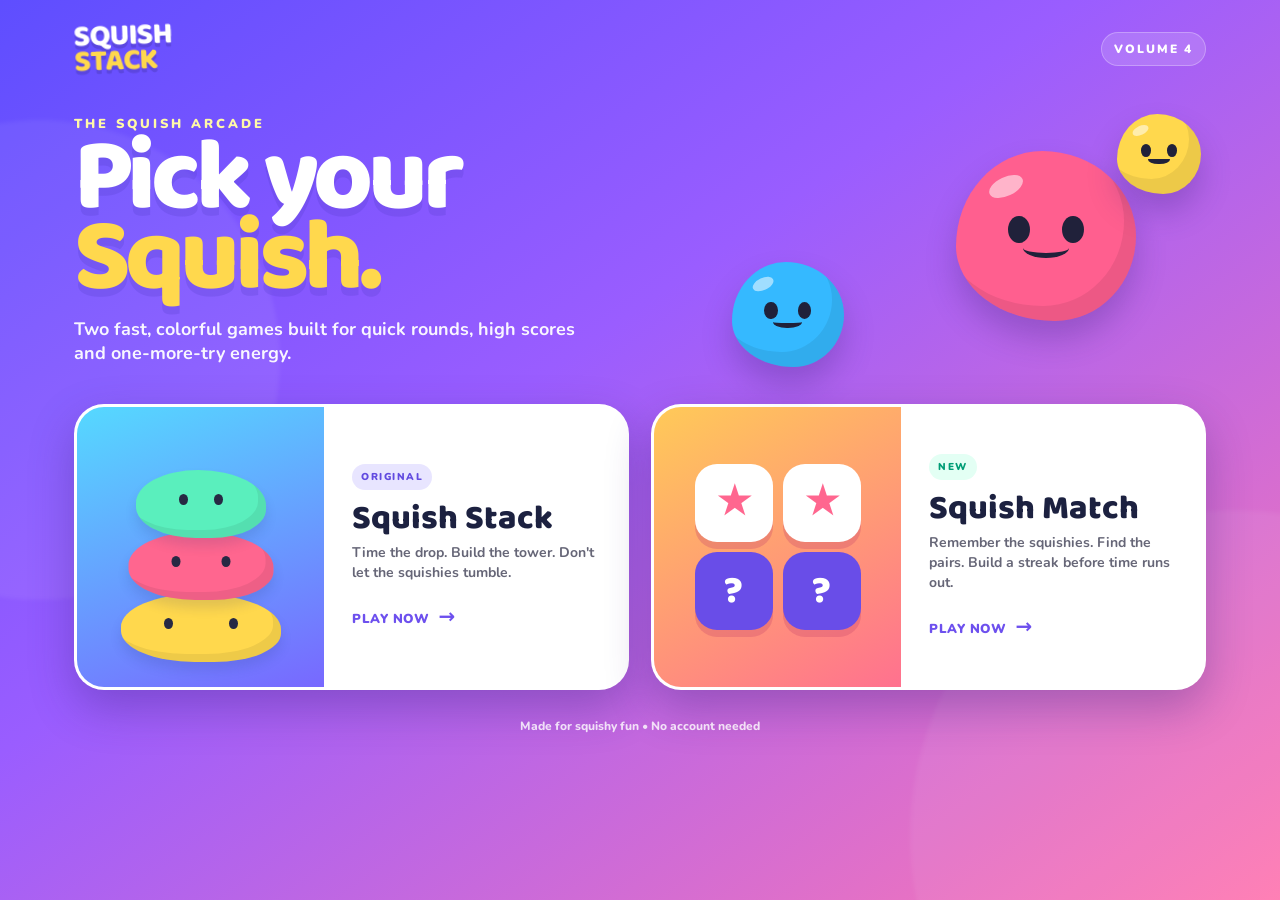
<file: index.html>
<!doctype html>
<html lang="en">
<head>
<meta charset="utf-8">
<meta name="viewport" content="width=device-width,initial-scale=1,viewport-fit=cover">
<title>Squish Stack | Pick a Game</title>
<meta name="description" content="Welcome to Squish Stack. Stack squishies or test your memory in Squish Match.">
<meta property="og:title" content="Squish Stack">
<meta property="og:description" content="Two squishy games. One colorful world.">
<meta property="og:image" content="assets/squish-stack-share.png">
<meta property="og:type" content="website">
<link rel="icon" href="assets/icon.svg">
<link rel="manifest" href="manifest.webmanifest">
<link rel="stylesheet" href="assets/style.css">
<meta name="apple-mobile-web-app-capable" content="yes"><meta name="apple-mobile-web-app-title" content="Squish Stack"></head>
<body class="home">
<div class="bg-bubbles" aria-hidden="true"></div>
<header class="topbar">
  <a class="brand" href="./"><span class="brand-squish">SQUISH</span><span class="brand-stack">STACK</span></a>
  <span class="volume">VOLUME 4</span>
</header>
<main class="home-main">
  <section class="hero">
    <div class="hero-copy">
      <div class="eyebrow">THE SQUISH ARCADE</div>
      <h1>Pick your<br><span>Squish.</span></h1>
      <p>Two fast, colorful games built for quick rounds, high scores and one-more-try energy.</p>
    </div>
    <div class="mascot-stage" aria-hidden="true">
      <div class="squish big pink"><i></i><b></b></div>
      <div class="squish med blue"><i></i><b></b></div>
      <div class="squish small yellow"><i></i><b></b></div>
    </div>
  </section>

  <section class="game-grid" aria-label="Choose a game">
    <a class="game-card stack-card" href="games/stack/">
      <div class="card-art stack-art">
        <div class="mini-squish a"></div><div class="mini-squish b"></div><div class="mini-squish c"></div>
      </div>
      <div class="card-copy">
        <span class="pill">ORIGINAL</span>
        <h2>Squish Stack</h2>
        <p>Time the drop. Build the tower. Don't let the squishies tumble.</p>
        <span class="play">PLAY NOW <strong>→</strong></span>
      </div>
    </a>

    <a class="game-card match-card" href="games/match/">
      <div class="card-art match-art">
        <div class="match-tile">★</div><div class="match-tile">★</div>
        <div class="match-tile ghost">?</div><div class="match-tile ghost">?</div>
      </div>
      <div class="card-copy">
        <span class="pill new">NEW</span>
        <h2>Squish Match</h2>
        <p>Remember the squishies. Find the pairs. Build a streak before time runs out.</p>
        <span class="play">PLAY NOW <strong>→</strong></span>
      </div>
    </a>
  </section>
  <p class="footer-note">Made for squishy fun • No account needed</p>
</main>
<script src="assets/home.js"></script>
<script>if('serviceWorker'in navigator)addEventListener('load',()=>navigator.serviceWorker.register('./sw.js?v=4.3',{scope:'./'}).then(r=>r.update()).catch(()=>{}));</script></body>
</html>
</file>
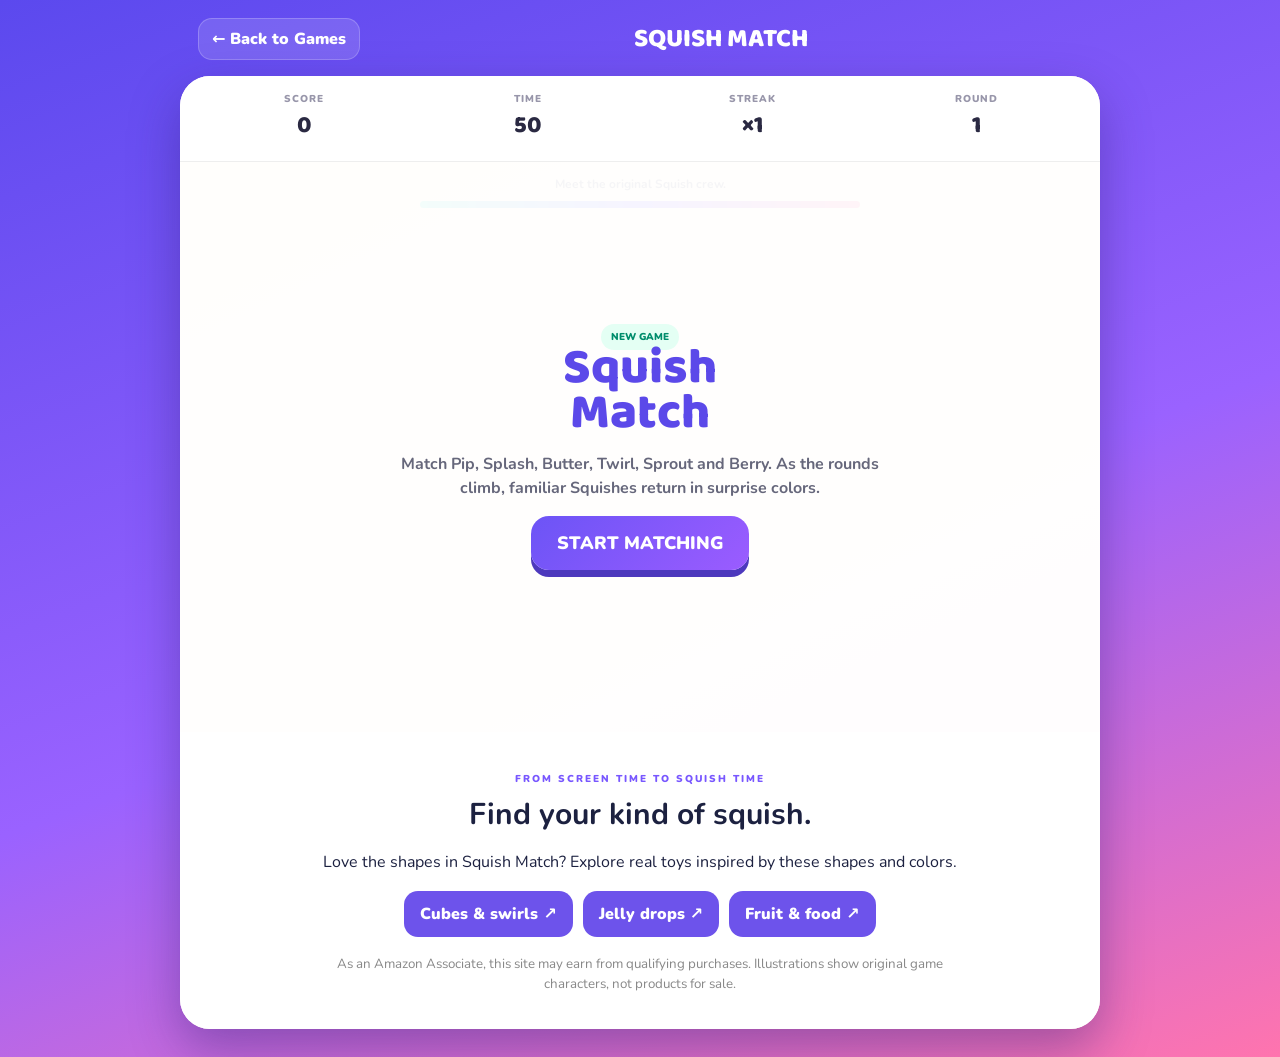
<file: games/match/index.html>
<!doctype html><html lang="en"><head><meta charset="utf-8"><meta name="viewport" content="width=device-width,initial-scale=1,viewport-fit=cover"><title>Squish Match | Squish Stack</title><link rel="stylesheet" href="../../assets/style.css"><link rel="stylesheet" href="match.css"></head><body class="game-page"><header class="game-head"><a class="back" href="../../index.html">← Back to Games</a><div class="game-title">SQUISH MATCH</div><span></span></header><main class="game-shell"><div class="hud"><div class="stat"><small>SCORE</small><strong id="score">0</strong></div><div class="stat"><small>TIME</small><strong id="time">50</strong></div><div class="stat"><small>STREAK</small><strong id="streak">×1</strong></div><div class="stat"><small>ROUND</small><strong id="level">1</strong></div></div><div class="game-area match-area"><div class="status"><b id="message">Meet the original Squish crew.</b><div class="bar"><i id="bar"></i></div></div><div class="board" id="board"></div><div class="overlay" id="start"><div class="panel"><span class="badge">NEW GAME</span><h1>Squish<br>Match</h1><p>Match Pip, Splash, Butter, Twirl, Sprout and Berry. As the rounds climb, familiar Squishes return in surprise colors.</p><button class="primary" id="startBtn">START MATCHING</button></div></div><div class="overlay hidden" id="over"><div class="panel"><h1>Time!</h1><p id="final"></p><button class="primary" id="again">PLAY AGAIN</button></div></div></div><section class="shop"><span>FROM SCREEN TIME TO SQUISH TIME</span><h2>Find your kind of squish.</h2><p>Love the shapes in Squish Match? Explore real toys inspired by these shapes and colors.</p><div class="shoplinks"><a href="https://www.amazon.com/s?k=squishy+cube+toys&tag=trumpgear2828-20" target="_blank" rel="nofollow sponsored noopener">Cubes & swirls ↗</a><a href="https://www.amazon.com/s?k=jelly+drop+squishy+toys&tag=trumpgear2828-20" target="_blank" rel="nofollow sponsored noopener">Jelly drops ↗</a><a href="https://www.amazon.com/s?k=fruit+food+squishy+toys&tag=trumpgear2828-20" target="_blank" rel="nofollow sponsored noopener">Fruit & food ↗</a></div><small>As an Amazon Associate, this site may earn from qualifying purchases. Illustrations show original game characters, not products for sale.</small></section></main><script src="match.js"></script></body></html>
</file>
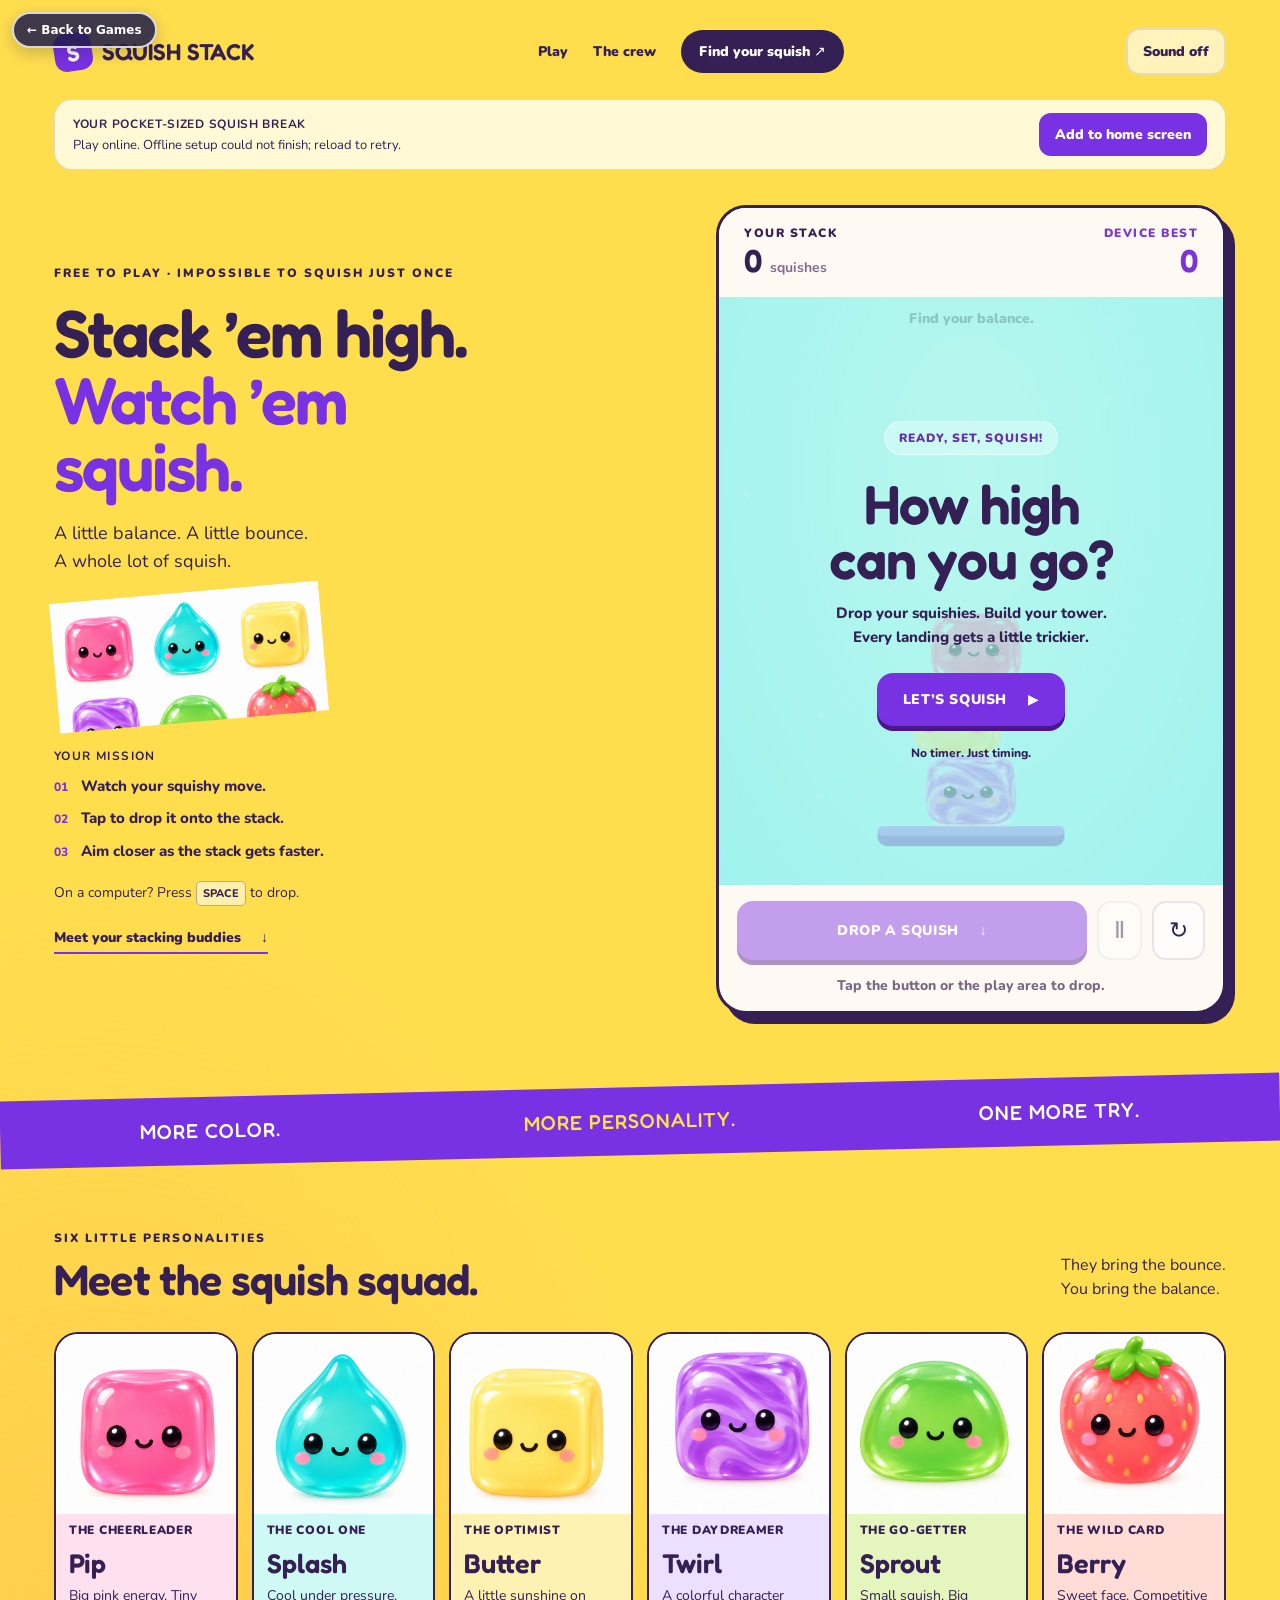
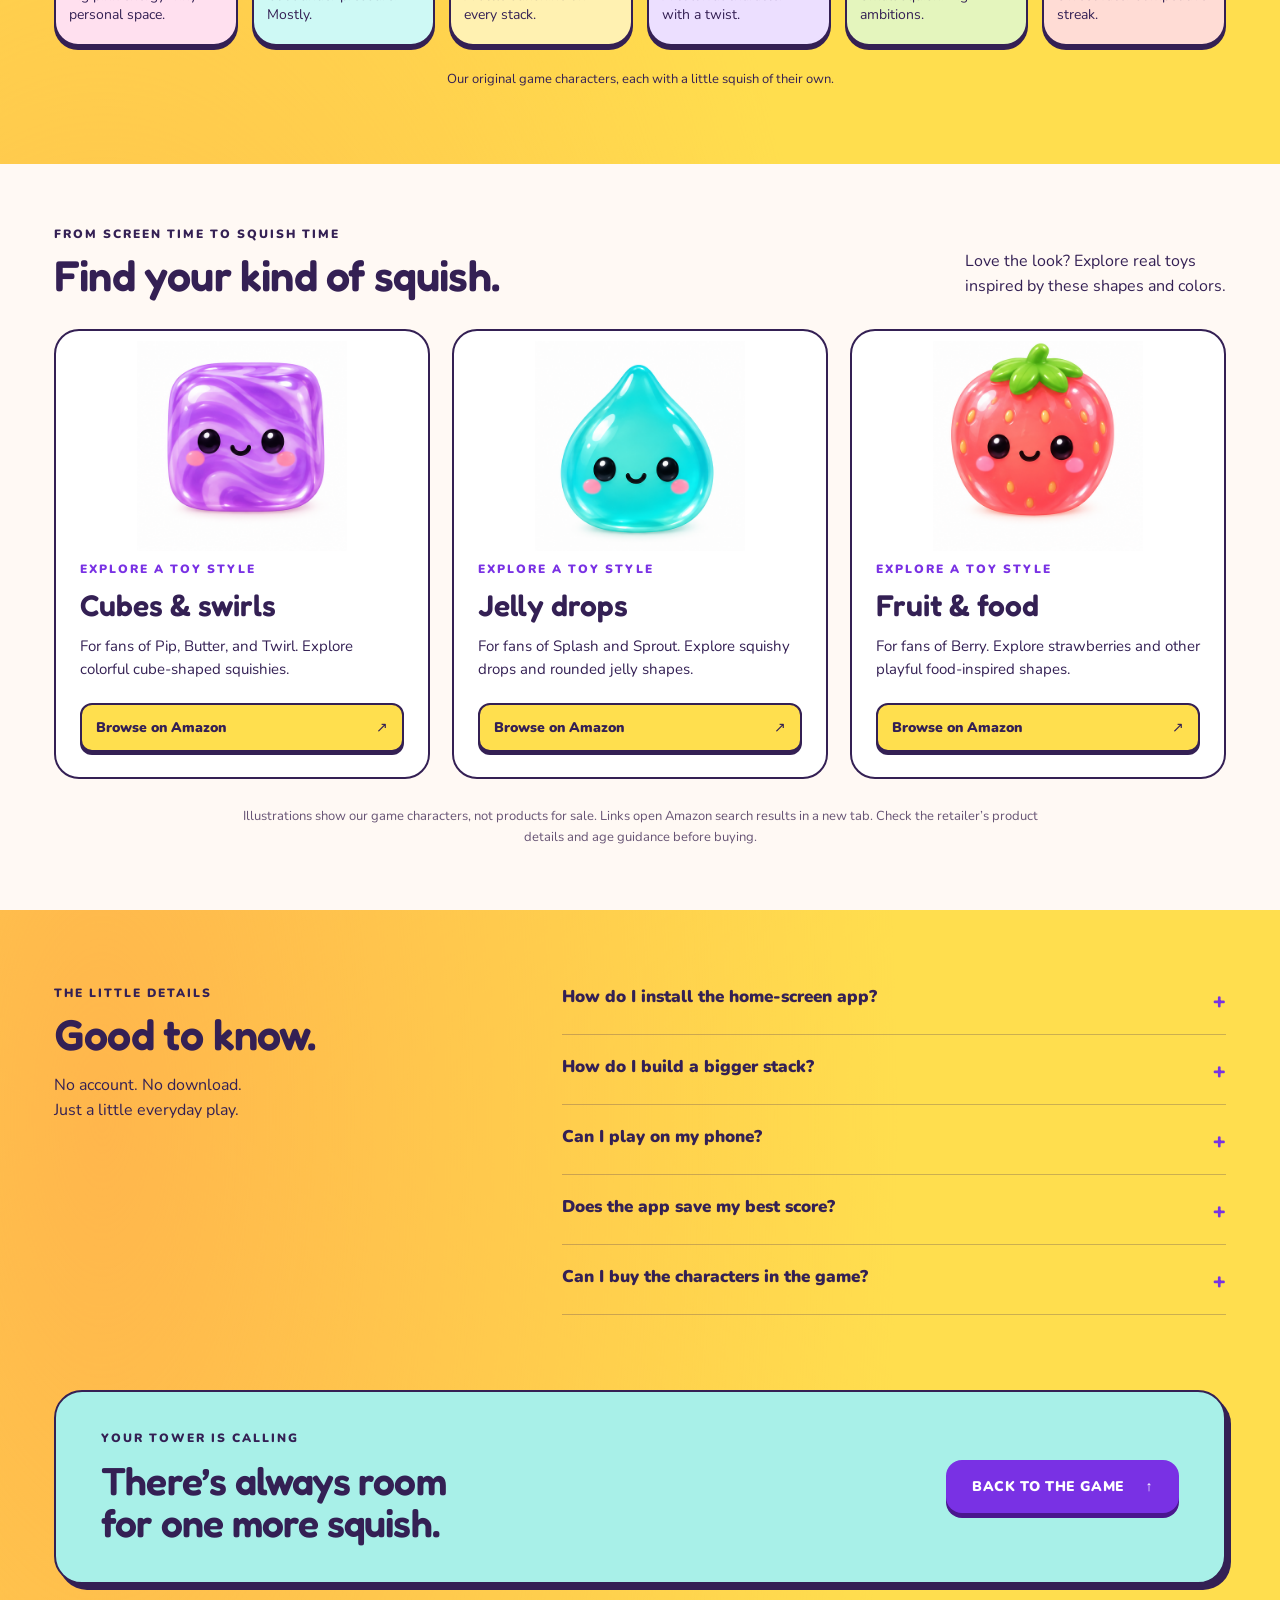
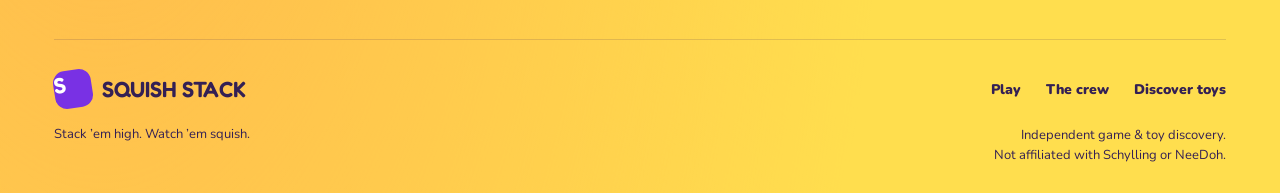
<file: games/stack/index.html>
<!doctype html><html lang="en"><head><meta charset="utf-8"><meta name="viewport" content="width=device-width,initial-scale=1,viewport-fit=cover"><meta name="theme-color" content="#742bea"><meta name="description" content="Stack colorful squishy characters as high as you can. Play for free, meet the squishy crew, and discover colorful toy styles."><title>Squish Stack | Play, Squish & Discover</title><link rel="icon" href="data:image/svg+xml,%3Csvg xmlns='http://www.w3.org/2000/svg' viewBox='0 0 32 32'%3E%3Crect x='4' y='16' width='24' height='12' rx='5' fill='%23ff5fba'/%3E%3Crect x='8' y='3' width='19' height='12' rx='5' fill='%2343ebcb'/%3E%3C/svg%3E"><link rel="stylesheet" href="style.css"><!-- Social sharing: configured for https://www.squishstack.com/ -->
<link rel="canonical" href="https://www.squishstack.com/">
<meta property="og:type" content="website">
<meta property="og:site_name" content="Squish Stack">
<meta property="og:title" content="Squish Stack | Stack ’em high. Watch ’em squish.">
<meta property="og:description" content="Play free! Stack colorful squishy characters, test your timing, and see how high you can go.">
<meta property="og:url" content="https://www.squishstack.com/">
<meta property="og:image" content="https://www.squishstack.com/squish-stack-share-v2.png">
<meta property="og:image:secure_url" content="https://www.squishstack.com/squish-stack-share-v2.png">
<meta property="og:image:type" content="image/png">
<meta property="og:image:width" content="1734">
<meta property="og:image:height" content="907">
<meta property="og:image:alt" content="Squish Stack: colorful smiling jelly characters stacked beside the words Stack ’em high. Watch ’em squish. Play free.">
<meta name="twitter:card" content="summary_large_image">
<meta name="twitter:title" content="Squish Stack | Play Free">
<meta name="twitter:description" content="Stack ’em high. Watch ’em squish. How high can your squishies go?">
<meta name="twitter:image" content="https://www.squishstack.com/squish-stack-share-v2.png">
<meta name="twitter:image:alt" content="Squish Stack game poster featuring colorful smiling squishy characters and a Play Free invitation.">
<link rel="manifest" href="manifest.webmanifest">
<link rel="apple-touch-icon" href="icons/apple-touch-icon.png">
<meta name="apple-mobile-web-app-capable" content="yes">
<meta name="apple-mobile-web-app-title" content="Squish Stack">
<meta name="apple-mobile-web-app-status-bar-style" content="default">
</head><body><a href="../../index.html" id="arcadeBack">← Back to Games</a><style>#arcadeBack{position:fixed;top:max(12px,env(safe-area-inset-top));left:max(12px,env(safe-area-inset-left));z-index:99999;padding:9px 13px;border:2px solid #ffffffcc;border-radius:999px;background:#211e48dc;color:#fff;text-decoration:none;font:800 12px system-ui,-apple-system,"Segoe UI",sans-serif;box-shadow:0 5px 16px #14103738}</style><a class="skip" href="#play">Skip to game</a><main><header><a class="brand" href="./" aria-label="Squish Stack home"><span class="mark">S</span> SQUISH STACK</a><nav aria-label="Main navigation"><a href="#play">Play</a><a href="#crew">The crew</a><a href="#discover">Find your squish <span aria-hidden="true">↗</span></a></nav><button id="sound" class="icon" aria-label="Turn sound on" aria-pressed="false">Sound off</button></header><div class="app-bar"><div><strong>YOUR POCKET-SIZED SQUISH BREAK</strong><span id="app-status" role="status">Getting ready for offline play…</span></div><button class="install-button" id="install-app">Add to home screen</button></div><div id="update-bar" class="update-bar" hidden><span>A fresh version is ready. Updating restarts the current round.</span><button id="apply-update">Update now</button></div><div class="layout" id="play"><section class="intro"><div class="eyebrow">FREE TO PLAY · IMPOSSIBLE TO SQUISH JUST ONCE</div><h1>Stack ’em high.<br><span>Watch ’em<br>squish.</span></h1><p>A little balance. A little bounce.<br>A whole lot of squish.</p><div class="characters" aria-hidden="true"><img data-squish-art="true" alt=""></div><div class="how"><b>YOUR MISSION</b><p><span>01</span> Watch your squishy move.</p><p><span>02</span> Tap to drop it onto the stack.</p><p><span>03</span> Aim closer as the stack gets faster.</p></div><div class="keyboard">On a computer? Press <kbd>SPACE</kbd> to drop.</div><a class="intro-link" href="#crew">Meet your stacking buddies <span aria-hidden="true">↓</span></a></section><section class="arcade" aria-label="Squish Stack game"><div class="scorebar"><div><span>YOUR STACK</span><strong id="score">0 <small>squishes</small></strong></div><div class="best"><span>DEVICE BEST</span><strong id="best">0</strong></div></div><div class="stage"><canvas id="game" width="480" height="560" role="img" aria-label="Squishy stacking play area"></canvas><div id="notice" class="notice" aria-live="polite">Find your balance.</div><div id="overlay" class="overlay"><div class="bubble">READY, SET, SQUISH!</div><h2>How high<br>can you go?</h2><p>Drop your squishies. Build your tower.<br>Every landing gets a little trickier.</p><button id="start" class="primary">LET’S SQUISH <span>▶</span></button><small>No timer. Just timing.</small></div><div class="paused" id="paused" hidden>Taking a squish break.<br><button id="resume" class="primary">Keep playing</button></div></div><div class="controls"><button class="primary" id="drop" disabled>DROP A SQUISH <span>↓</span></button><button id="pause" class="icon" aria-label="Pause game" disabled>Ⅱ</button><button id="restart" class="icon" aria-label="Restart game">↻</button></div><p class="hint" id="hint">Tap the button or the play area to drop.</p></section></div><div class="ribbon" aria-hidden="true"><span>MORE COLOR.</span><span>MORE PERSONALITY.</span><span>ONE MORE TRY.</span></div>
<section class="crew-section" id="crew" aria-labelledby="crew-title"><div class="section-heading"><div><span class="eyebrow">SIX LITTLE PERSONALITIES</span><h2 id="crew-title">Meet the squish squad.</h2></div><p>They bring the bounce.<br>You bring the balance.</p></div><div class="crew-grid"><article class="crew-card" style="--tint:#ffe0ef"><div class="portrait" role="img" aria-label="Pip, original squishy game character"><img data-squish-art="true" loading="lazy" alt="" style="left:-0%;top:-0%"></div><div class="crew-copy"><span>THE CHEERLEADER</span><h3>Pip</h3><p>Big pink energy. Tiny personal space.</p></div></article><article class="crew-card" style="--tint:#cef9f5"><div class="portrait" role="img" aria-label="Splash, original squishy game character"><img data-squish-art="true" loading="lazy" alt="" style="left:-100%;top:-0%"></div><div class="crew-copy"><span>THE COOL ONE</span><h3>Splash</h3><p>Cool under pressure. Mostly.</p></div></article><article class="crew-card" style="--tint:#fff1b1"><div class="portrait" role="img" aria-label="Butter, original squishy game character"><img data-squish-art="true" loading="lazy" alt="" style="left:-200%;top:-0%"></div><div class="crew-copy"><span>THE OPTIMIST</span><h3>Butter</h3><p>A little sunshine on every stack.</p></div></article><article class="crew-card" style="--tint:#ecdfff"><div class="portrait" role="img" aria-label="Twirl, original squishy game character"><img data-squish-art="true" loading="lazy" alt="" style="left:-0%;top:-100%"></div><div class="crew-copy"><span>THE DAYDREAMER</span><h3>Twirl</h3><p>A colorful character with a twist.</p></div></article><article class="crew-card" style="--tint:#e4f5bd"><div class="portrait" role="img" aria-label="Sprout, original squishy game character"><img data-squish-art="true" loading="lazy" alt="" style="left:-100%;top:-100%"></div><div class="crew-copy"><span>THE GO-GETTER</span><h3>Sprout</h3><p>Small squish. Big ambitions.</p></div></article><article class="crew-card" style="--tint:#ffdcd5"><div class="portrait" role="img" aria-label="Berry, original squishy game character"><img data-squish-art="true" loading="lazy" alt="" style="left:-200%;top:-100%"></div><div class="crew-copy"><span>THE WILD CARD</span><h3>Berry</h3><p>Sweet face. Competitive streak.</p></div></article></div><p class="section-note">Our original game characters, each with a little squish of their own.</p></section>
<section class="discover-section" id="discover" aria-labelledby="discover-title"><div class="section-heading"><div><span class="eyebrow">FROM SCREEN TIME TO SQUISH TIME</span><h2 id="discover-title">Find your kind of squish.</h2></div><p>Love the look? Explore real toys<br>inspired by these shapes and colors.</p></div><p id="offline-shopping" hidden>Shopping needs an internet connection. Your game is still ready to play.</p><div class="shop-grid"><article class="shop-card"><div class="portrait" role="img" aria-label="Cubes & swirls game illustration"><img data-squish-art="true" loading="lazy" alt="" style="left:-0%;top:-100%"></div><div class="shop-copy"><span class="eyebrow">EXPLORE A TOY STYLE</span><h3>Cubes & swirls</h3><p>For fans of Pip, Butter, and Twirl. Explore colorful cube-shaped squishies.</p><a class="shop-link" href="https://www.amazon.com/s?k=squishy+cube+toys" target="_blank" rel="noopener noreferrer" aria-label="Browse Cubes & swirls on Amazon, opens in a new tab">Browse on Amazon <span aria-hidden="true">↗</span></a></div></article><article class="shop-card"><div class="portrait" role="img" aria-label="Jelly drops game illustration"><img data-squish-art="true" loading="lazy" alt="" style="left:-100%;top:-0%"></div><div class="shop-copy"><span class="eyebrow">EXPLORE A TOY STYLE</span><h3>Jelly drops</h3><p>For fans of Splash and Sprout. Explore squishy drops and rounded jelly shapes.</p><a class="shop-link" href="https://www.amazon.com/s?k=jelly+drop+squishy+toys" target="_blank" rel="noopener noreferrer" aria-label="Browse Jelly drops on Amazon, opens in a new tab">Browse on Amazon <span aria-hidden="true">↗</span></a></div></article><article class="shop-card"><div class="portrait" role="img" aria-label="Fruit & food game illustration"><img data-squish-art="true" loading="lazy" alt="" style="left:-200%;top:-100%"></div><div class="shop-copy"><span class="eyebrow">EXPLORE A TOY STYLE</span><h3>Fruit & food</h3><p>For fans of Berry. Explore strawberries and other playful food-inspired shapes.</p><a class="shop-link" href="https://www.amazon.com/s?k=fruit+food+squishy+toys" target="_blank" rel="noopener noreferrer" aria-label="Browse Fruit & food on Amazon, opens in a new tab">Browse on Amazon <span aria-hidden="true">↗</span></a></div></article></div><p class="shopping-note">Illustrations show our game characters, not products for sale. Links open Amazon search results in a new tab. Check the retailer’s product details and age guidance before buying.</p></section>
<section class="faq-section" aria-labelledby="faq-title"><div><span class="eyebrow">THE LITTLE DETAILS</span><h2 id="faq-title">Good to know.</h2><p>No account. No download.<br>Just a little everyday play.</p></div><div class="faqs"><details><summary>How do I install the home-screen app?</summary><p>Use Add to home screen above the game for instructions. Open the app online and wait for “Ready for offline play” before going offline. Your browser can remove cached files when storage is low, so reconnect if offline play stops working.</p></details><details><summary>How do I build a bigger stack?</summary><p>Wait until your moving character is centered over the platform or the squishy below it, then tap Drop a Squish. Each new character starts away from your target. As your score grows, characters move faster and landings need to be more precise.</p></details><details><summary>Can I play on my phone?</summary><p>Yes. Tap the drop button or the play area. On a computer, you can also use the spacebar. Use the pause button for a break and the circular arrow for a fresh round.</p></details><details><summary>Does the app save my best score?</summary><p>Your best score and sound preference are saved on this device when browser storage is available. They stay after closing the app, but clearing site data removes them. Scores do not sync between devices or browsers.</p></details><details><summary>Can I buy the characters in the game?</summary><p>Pip, Splash, Butter, Twirl, Sprout, and Berry are original digital characters. The shopping links help you explore similar toy styles, but those products are not exact copies of our characters. Squish Stack is independent and is not affiliated with Schylling or NeeDoh.</p></details></div></section>
<section class="replay-banner"><div><span class="eyebrow">YOUR TOWER IS CALLING</span><h2>There’s always room<br>for one more squish.</h2></div><a class="primary" href="#play">BACK TO THE GAME <span aria-hidden="true">↑</span></a></section>
<footer><div><a class="brand" href="#play"><span class="mark">S</span> SQUISH STACK</a><p>Stack ’em high. Watch ’em squish.</p></div><div class="footer-right"><nav aria-label="Footer navigation"><a href="#play">Play</a><a href="#crew">The crew</a><a href="#discover">Discover toys</a></nav><p>Independent game & toy discovery.<br>Not affiliated with Schylling or NeeDoh.</p></div></footer></main><dialog id="install-guide" aria-labelledby="install-title"><button class="dialog-close" id="close-install" aria-label="Close installation guide">×</button><img src="icons/icon-192.png" width="76" height="76" alt="Squish Stack app icon"><h2 id="install-title">A little squish.<br>Always with you.</h2><p>Put Squish Stack on your home screen. Open it online once and wait for “Ready for offline play.”</p><div id="install-steps"><h3>iPhone or iPad</h3><p>Open this page in Safari. Tap Share, then Add to Home Screen. Turn on Open as Web App if shown, then tap Add.</p><h3>Android</h3><p>Open this page in Chrome. Use its menu and choose Install app or Add to Home screen, then follow the prompts.</p><h3>On a computer</h3><p>Look for the install option in Chrome or Edge’s address bar or menu.</p></div><p class="install-note">No account needed. Scores stay on this device. Shopping links need internet.</p><button id="native-install" class="primary" hidden>INSTALL SQUISH STACK</button></dialog><script src="game.js"></script><script src="app.js"></script></body></html>
</file>
<file: assets/style.css>
@import url('https://fonts.googleapis.com/css2?family=Baloo+2:wght@600;700;800&family=Nunito:wght@600;700;800;900&display=swap');
:root{--ink:#1c2140;--cream:#fffaf0;--pink:#ff5f8f;--purple:#7857ff;--blue:#35b9ff;--yellow:#ffd84d;--mint:#48dfbd;--red:#ff5c5c}
*{box-sizing:border-box}html,body{margin:0;min-height:100%;font-family:Nunito,system-ui,sans-serif;color:var(--ink)}
body{background:linear-gradient(145deg,#5e4eff 0%,#9a5dff 42%,#ff78b1 100%);overflow-x:hidden}
button,a{-webkit-tap-highlight-color:transparent}.topbar{max-width:1180px;margin:auto;padding:24px 24px 0;display:flex;align-items:center;justify-content:space-between;position:relative;z-index:3}
.brand{text-decoration:none;line-height:.8;display:flex;flex-direction:column;transform:rotate(-2deg);filter:drop-shadow(0 4px 0 rgba(29,20,85,.18))}
.brand span{font:800 30px/25px "Baloo 2",sans-serif;letter-spacing:-1px}.brand-squish{color:#fff}.brand-stack{color:var(--yellow)}
.volume{font-size:12px;font-weight:900;letter-spacing:2px;color:white;background:#ffffff25;border:1px solid #ffffff45;padding:8px 12px;border-radius:99px}
.home-main{max-width:1180px;margin:auto;padding:20px 24px 40px;position:relative;z-index:2}.hero{display:grid;grid-template-columns:1.1fr .9fr;align-items:center;min-height:310px}
.eyebrow{font-size:13px;font-weight:900;letter-spacing:3px;color:#fff9a8;margin-bottom:7px}.hero h1{font:800 clamp(58px,8vw,104px)/.78 "Baloo 2";letter-spacing:-5px;color:white;margin:0;text-shadow:0 8px 0 #4936bd33}.hero h1 span{color:var(--yellow)}
.hero p{color:#fff;max-width:530px;font-size:18px;font-weight:700;opacity:.94}.mascot-stage{height:280px;position:relative}.squish{position:absolute;border-radius:48% 52% 45% 55%/56% 50% 50% 44%;box-shadow:inset -12px -15px 0 #00000012,0 18px 30px #3b207544;animation:float 3s ease-in-out infinite}
.squish:before,.squish:after{content:"";position:absolute;width:12%;height:16%;background:#20213a;border-radius:50%;top:38%}.squish:before{left:29%}.squish:after{right:29%}.squish i{position:absolute;width:26%;height:12%;border-bottom:5px solid #20213a;border-radius:50%;left:37%;top:51%}.squish b{position:absolute;width:20%;height:11%;border-radius:50%;background:#fff8;left:18%;top:15%;transform:rotate(-25deg)}
.squish.big{width:180px;height:170px;right:70px;top:42px}.squish.med{width:112px;height:105px;left:35px;bottom:22px;animation-delay:-1s}.squish.small{width:84px;height:80px;right:5px;top:5px;animation-delay:-2s}.pink{background:var(--pink)}.blue{background:var(--blue)}.yellow{background:var(--yellow)}
@keyframes float{50%{transform:translateY(-12px) rotate(2deg)}}.game-grid{display:grid;grid-template-columns:1fr 1fr;gap:22px}
.game-card{min-height:280px;background:#fff;border-radius:30px;text-decoration:none;color:var(--ink);overflow:hidden;display:grid;grid-template-columns:.9fr 1.1fr;box-shadow:0 18px 45px #39227755;border:3px solid #ffffff77;transition:.2s transform,.2s box-shadow}
.game-card:hover{transform:translateY(-7px) rotate(-.3deg);box-shadow:0 25px 55px #39227777}.card-art{min-height:280px;position:relative;overflow:hidden}.stack-art{background:linear-gradient(160deg,#55d9ff,#7868ff)}
.mini-squish{position:absolute;width:125px;height:68px;border-radius:48% 52% 42% 46%;left:50%;transform:translateX(-50%);box-shadow:inset -8px -8px #0001,0 8px 12px #20307022}.mini-squish:before,.mini-squish:after{content:"";position:absolute;width:9px;height:11px;border-radius:50%;background:#272944;top:24px}.mini-squish:before{left:43px}.mini-squish:after{right:43px}.mini-squish.a{background:#ffd84d;bottom:25px;width:160px}.mini-squish.b{background:#ff668f;bottom:87px;width:145px}.mini-squish.c{background:#5aefbd;bottom:149px;width:130px}
.match-art{background:linear-gradient(150deg,#ffca58,#ff718f);display:grid;grid-template-columns:78px 78px;grid-auto-rows:78px;gap:10px;place-content:center}.match-tile{background:#fff;border-radius:22px;display:grid;place-items:center;font:900 38px "Baloo 2";color:#ff668f;box-shadow:0 7px 0 #cb4d6c55}.match-tile.ghost{background:#694de8;color:#fff}
.card-copy{padding:32px 28px;display:flex;flex-direction:column;align-items:flex-start;justify-content:center}.pill{font-size:10px;font-weight:900;letter-spacing:1.5px;background:#e8e5ff;color:#624be0;padding:6px 9px;border-radius:99px}.pill.new{background:#e3fff4;color:#009d76}.card-copy h2{font:800 34px/1 "Baloo 2";margin:12px 0 7px}.card-copy p{font-size:14px;font-weight:700;color:#667;line-height:1.45;margin:0 0 20px}.play{font-size:13px;font-weight:900;color:#6d50ee;letter-spacing:.5px}.play strong{font-size:20px;margin-left:5px}.footer-note{text-align:center;color:#fff;opacity:.8;font-size:12px;font-weight:800;margin:28px}
.bg-bubbles:before,.bg-bubbles:after{content:"";position:fixed;border-radius:50%;filter:blur(2px);background:#ffffff10}.bg-bubbles:before{width:480px;height:480px;left:-200px;top:120px}.bg-bubbles:after{width:650px;height:650px;right:-280px;bottom:-260px}
.game-page{min-height:100vh;background:linear-gradient(160deg,#5b49ee,#9a62ff 55%,#ff74ae);display:flex;flex-direction:column}.game-head{width:min(920px,100%);margin:0 auto;padding:18px 18px 8px;display:flex;align-items:center;justify-content:space-between}.back{color:#fff;text-decoration:none;font-weight:900;background:#ffffff22;border:1px solid #ffffff35;padding:9px 13px;border-radius:14px}.game-title{font:800 26px "Baloo 2";color:#fff}.game-shell{width:min(920px,calc(100% - 24px));margin:8px auto 28px;background:#fffaf4;border-radius:30px;box-shadow:0 20px 50px #2c1d7566;overflow:hidden;min-height:650px;position:relative}.hud{display:flex;justify-content:space-between;gap:8px;padding:16px;background:#fff;border-bottom:1px solid #eee}.stat{flex:1;text-align:center}.stat small{display:block;font-size:10px;font-weight:900;letter-spacing:1px;color:#9896aa}.stat strong{font:900 24px "Baloo 2";color:#2a2942}.game-area{position:relative;min-height:570px;overflow:hidden}.overlay{position:absolute;inset:0;z-index:20;background:#ffffffee;display:flex;align-items:center;justify-content:center;padding:24px;text-align:center}.overlay.hidden{display:none}.panel{max-width:520px}.panel h1{font:800 50px/.9 "Baloo 2";margin:0 0 12px;color:#5b49e9}.panel p{font-weight:700;color:#66677b;line-height:1.5}.primary{border:0;background:linear-gradient(135deg,#6c54f6,#9b5cff);color:#fff;font:900 18px "Nunito";padding:15px 26px;border-radius:18px;box-shadow:0 7px 0 #4d39bd;cursor:pointer}.primary:active{transform:translateY(4px);box-shadow:0 3px 0 #4d39bd}
@media(max-width:760px){.hero{grid-template-columns:1fr;min-height:auto;padding:45px 0 15px}.mascot-stage{height:170px}.squish.big{width:130px;height:120px;right:22%;top:20px}.squish.med{left:14%;bottom:5px}.game-grid{grid-template-columns:1fr}.game-card{grid-template-columns:.8fr 1.2fr;min-height:220px}.card-art{min-height:220px}.hero h1{font-size:68px}.hero p{font-size:15px}.card-copy{padding:24px 18px}.card-copy h2{font-size:29px}.mini-squish{transform:translateX(-50%) scale(.8)}.match-art{grid-template-columns:62px 62px;grid-auto-rows:62px}.match-tile{font-size:30px;border-radius:17px}.game-shell{min-height:calc(100vh - 88px);border-radius:24px}.game-area{min-height:calc(100vh - 175px)}}
</file>
<file: games/match/match.css>
.match-area{background:linear-gradient(155deg,#fff7d6,#ffe6f1);min-height:570px}.status{text-align:center;padding:14px 16px 0;color:#6d6780;font-size:12px}.bar{height:7px;max-width:440px;margin:9px auto;background:#e9e4ee;border-radius:20px;overflow:hidden}.bar i{display:block;height:100%;background:linear-gradient(90deg,#48dfbd,#7857ff,#ff5f8f)}.board{display:grid;gap:10px;padding:18px;max-width:650px;margin:auto}.tile{border:0;aspect-ratio:1;border-radius:20px;background:#6d53eb;box-shadow:0 7px 0 #4e3ab9;position:relative;cursor:pointer;overflow:hidden}.q,.char{position:absolute;inset:0;display:grid;place-items:center}.q{color:#fff;font:900 32px sans-serif}.char{opacity:0;transform:scale(.72);transition:.18s}.flipped .q,.matched .q{opacity:0}.flipped .char,.matched .char{opacity:1;transform:scale(1)}.matched{opacity:.38;pointer-events:none}.char img{width:88%;height:88%;object-fit:contain;filter:var(--fx,none)}.shop{padding:34px 24px;text-align:center;background:#fff}.shop>span{font-size:10px;font-weight:900;letter-spacing:2px;color:#7857ff}.shop h2{font-size:30px;margin:6px}.shoplinks{display:flex;gap:10px;justify-content:center;flex-wrap:wrap;margin:18px}.shoplinks a{background:#6d53eb;color:#fff;padding:12px 16px;border-radius:14px;text-decoration:none;font-weight:900}.shop small{display:block;max-width:650px;margin:auto;color:#888;line-height:1.5}.badge{background:#e4fff4;color:#008d6c;border-radius:30px;padding:6px 10px;font-size:10px;font-weight:900}@media(max-width:520px){.board{gap:7px;padding:12px}.tile{border-radius:14px}.shoplinks{flex-direction:column}.shoplinks a{width:100%}}
</file>
<file: games/stack/style.css>
@import url('https://fonts.googleapis.com/css2?family=Fredoka:wght@400;500;600;700&family=Nunito:wght@500;600;700;800;900&display=swap');
:root{font-family:'Nunito',sans-serif;color:#342054;background:#ffde4e;font-synthesis:none}*{box-sizing:border-box}body{margin:0;background:radial-gradient(ellipse at 8% 80%,#ffb64c 0,transparent 48%),#ffde4e}button,a{-webkit-tap-highlight-color:transparent}button{font:900 14px 'Nunito',sans-serif;cursor:pointer;border:0}button:focus-visible,a:focus-visible{outline:4px solid #f244aa;outline-offset:4px}button:disabled{opacity:.45;cursor:default}main{max-width:1320px;margin:auto;padding:28px 54px 18px}header{display:flex;align-items:center;gap:20px;justify-content:space-between}.brand{font:600 23px 'Fredoka',sans-serif;text-decoration:none;color:#342054;display:flex;gap:10px;align-items:center}.mark{display:grid;place-items:center;width:38px;height:38px;background:#7931e4;color:#fff;border-radius:12px;transform:rotate(-9deg)}.pill{font-size:12px;letter-spacing:1.4px;font-weight:900;border:1.5px solid #34205430;padding:9px 16px;border-radius:30px}.icon{border:2px solid #3420541c;background:#ffffff9e;color:#342054;border-radius:14px;padding:12px 15px;min-height:46px}.layout{display:grid;grid-template-columns:1fr 510px;gap:60px;align-items:center;padding:35px 0}.eyebrow{font-size:12px;letter-spacing:2px;font-weight:900;margin-bottom:18px}h1{font:600 clamp(44px,5.2vw,70px)/1.01 'Fredoka',sans-serif;letter-spacing:-2px;margin:0}h1 span{color:#7931e4}p{line-height:1.55}.intro>p{font-size:18px;margin:20px 0 0}.characters{width:270px;height:130px;overflow:hidden;margin-top:16px;transform:rotate(-5deg)}.characters img{width:270px;height:180px;object-fit:contain;object-position:top;mix-blend-mode:multiply}.how{margin-top:22px}.how>b{font-size:12px;letter-spacing:1.4px}.how p{margin:9px 0;font-weight:800;font-size:15px}.how p span{display:inline-block;margin-right:9px;color:#7931e4;font-size:12px}.keyboard{font-size:13px;margin-top:20px}kbd{font:800 11px 'Nunito';border:1px solid #34205455;padding:4px 6px;border-radius:5px;background:#fff8}.arcade{background:#fff9f4;border:3px solid #342054;border-radius:30px;overflow:hidden;box-shadow:9px 10px 0 #342054;position:relative}.scorebar{padding:17px 25px;display:flex;justify-content:space-between;align-items:center;background:#fff9f4}.scorebar span{display:block;font-size:10px;font-weight:900;letter-spacing:1.5px}.scorebar strong{font:600 32px 'Fredoka';display:block}.scorebar small{font:700 14px 'Nunito';color:#7f6c92}.best{text-align:right;color:#7b34d9}.stage{position:relative;background:#9af3f0;overflow:hidden}canvas{display:block;width:100%;height:auto;touch-action:manipulation;background:radial-gradient(ellipse at 50% 30%,#d1fff3,#80e9f0)}.notice{position:absolute;top:12px;left:0;right:0;text-align:center;font-size:14px;font-weight:900;color:#345166;pointer-events:none}.overlay{position:absolute;inset:0;display:flex;align-items:center;justify-content:center;flex-direction:column;text-align:center;background:#adf5edb8;padding:20px}.overlay .bubble{background:#fff5;color:#6232a9;border:1px solid #fff9;border-radius:25px;padding:8px 14px;letter-spacing:1px;font-size:11px;font-weight:900}.overlay h2{font:600 55px/1 'Fredoka';margin:21px 0 0;letter-spacing:-1px}.overlay p{font-size:15px;font-weight:800;margin:16px 0 24px}.primary{background:#7931e4;color:white;border-radius:16px;box-shadow:0 5px 0 #4a168e;padding:17px 26px;letter-spacing:.6px;transition:transform .12s,background .12s;min-height:50px}.primary:not(:disabled):hover{background:#8b42ee;transform:translateY(-2px)}.primary:not(:disabled):active{transform:translateY(3px);box-shadow:0 2px 0 #4a168e}.primary span{margin-left:16px}.overlay small{font-size:12px;margin-top:19px;font-weight:800}.controls{display:flex;gap:10px;padding:16px 18px 5px}.controls .primary{flex:1}.controls .icon{font-size:23px}.hint{text-align:center;font-size:12px;font-weight:800;color:#786883;margin:10px 0 14px}.paused{position:absolute;inset:0;background:#b5f8efee;text-align:center;padding:40% 15px 0;font:500 25px 'Fredoka';z-index:3}.paused button{display:block;margin:25px auto}.paused[hidden]{display:none}footer{display:flex;gap:24px;justify-content:space-between;border-top:1px solid #34205426;padding-top:18px;font-size:11px}footer strong{letter-spacing:1px}@media(min-width:900px) and (max-height:850px){main{padding-top:18px}.layout{padding:20px 0}.arcade{max-width:450px}.stage canvas{max-height:480px}.characters{height:85px}.how{margin-top:10px}h1{font-size:58px}}@media(max-width:900px){main{padding:20px}.layout{gap:28px;grid-template-columns:1fr 1.1fr}h1{font-size:46px}.pill{display:none}.arcade{min-width:0}.primary{padding:15px}.controls{gap:6px;padding:14px 10px 5px}}@media(max-width:650px){main{padding:15px 15px 24px}header .brand{font-size:19px}header .icon{font-size:11px;padding:9px}.layout{display:flex;flex-direction:column-reverse;gap:32px;padding-top:20px}.arcade{width:100%;max-width:450px;border-radius:24px;box-shadow:5px 6px 0 #342054}.scorebar{padding:12px 20px}.stage canvas{max-height:54svh;min-height:310px}.intro{width:100%;max-width:450px}.intro h1{font-size:44px}.intro h1 br:last-child{display:none}.characters{float:right;width:150px;height:100px}.characters img{width:150px;height:100px}.intro>p{font-size:16px}.how{margin-top:25px}.overlay h2{font-size:44px}.overlay p{margin:12px 0 18px}.overlay small{margin-top:15px}footer{flex-wrap:wrap;gap:10px}footer span:last-child{display:none}}@media(prefers-reduced-motion:reduce){button{transition:none}}
/* Squish Stack: play, meet, discover. */
html{scroll-behavior:smooth;scroll-padding-top:24px}.skip{position:absolute;left:20px;top:-100px;z-index:10;background:#fff;padding:15px}.skip:focus{top:15px}nav{display:flex;align-items:center;gap:25px}nav a{font-weight:900;font-size:14px;color:#342054;text-decoration:none;padding:10px 0}nav a:hover{text-decoration:underline;text-underline-offset:5px}header nav a:last-child{background:#342054;color:#fff;padding:12px 18px;border-radius:30px}.intro-link{display:inline-block;margin-top:26px;color:#342054;text-decoration:none;border-bottom:2px solid #7931e4;padding-bottom:5px;font-size:14px;font-weight:900}.intro-link span{margin-left:16px}.layout{padding-bottom:55px}.ribbon{display:flex;justify-content:space-around;gap:20px;background:#7931e4;color:#fff;margin:18px -54px 0;padding:22px 28px;font:500 20px 'Fredoka';letter-spacing:1px;transform:rotate(-1.3deg)}.ribbon span:nth-child(2){color:#ffdf4e}.crew-section,.discover-section,.faq-section{padding:75px 0;scroll-margin-top:24px}.section-heading{display:flex;justify-content:space-between;gap:25px;align-items:end;margin-bottom:30px}.section-heading .eyebrow{display:block;margin-bottom:10px}h2{font:600 43px/1.08 'Fredoka';letter-spacing:-.8px;margin:0}.section-heading p{margin:0;font-size:16px}.crew-grid{display:grid;grid-template-columns:repeat(6,minmax(0,1fr));gap:14px}.crew-card{background:var(--tint);border:2px solid #342054;border-radius:24px;overflow:hidden;box-shadow:0 4px 0 #342054}.portrait{position:relative;aspect-ratio:1;overflow:hidden;isolation:isolate}.portrait img{position:absolute;width:300%;height:200%;max-width:none;mix-blend-mode:multiply}.crew-copy{padding:4px 13px 19px}.crew-copy>span{font-size:10px;font-weight:900;letter-spacing:.7px}.crew-copy h3{font:600 27px 'Fredoka';margin:7px 0}.crew-copy p{font-size:14px;margin:0;line-height:1.4}.section-note{text-align:center;font-size:13px;margin:23px 0 0}.discover-section{background:#fff9f4;margin:0 -54px;padding:62px 54px}.shop-grid{display:grid;grid-template-columns:repeat(3,minmax(0,1fr));gap:22px}.shop-card{border:2px solid #342054;border-radius:25px;overflow:hidden;background:#fff;display:flex;flex-direction:column}.shop-card .portrait{height:210px;aspect-ratio:1;width:210px;margin:10px auto 0}.shop-copy{padding:10px 24px 25px;flex:1;display:flex;flex-direction:column}.shop-copy .eyebrow{font-size:10px;margin:0;color:#7931e4}.shop-copy h3{font:600 30px 'Fredoka';margin:10px 0 0}.shop-copy p{font-size:15px;flex:1;margin:12px 0 22px}.shop-link{display:flex;align-items:center;justify-content:space-between;gap:12px;color:#342054;background:#ffdf4e;border:2px solid #342054;border-radius:12px;padding:13px 14px;font-weight:900;font-size:14px;text-decoration:none;box-shadow:0 3px 0 #342054}.shop-link:hover{background:#ffeb82}.shopping-note{font-size:13px;line-height:1.6;max-width:830px;text-align:center;margin:27px auto 0;color:#665374}.faq-section{display:grid;grid-template-columns:.8fr 1.2fr;gap:65px}.faq-section .eyebrow{display:block;margin-bottom:10px}.faq-section>div>p{font-size:16px}.faqs details{border-bottom:1.5px solid #34205440;padding:20px 0}.faqs details:first-child{padding-top:0}.faqs summary{cursor:pointer;font-weight:900;font-size:17px;list-style:none;display:flex;justify-content:space-between;gap:20px}.faqs summary::-webkit-details-marker{display:none}.faqs summary:after{content:'+';font:500 24px 'Fredoka';color:#7931e4}.faqs details[open] summary:after{content:'−'}.faqs details p{font-size:15px;margin-bottom:0}.faqs summary:focus-visible{outline:3px solid #7931e4;outline-offset:5px}.replay-banner{background:#a8f0e8;border:2px solid #342054;border-radius:28px;padding:38px 45px;display:flex;justify-content:space-between;gap:30px;align-items:center;box-shadow:5px 6px 0 #342054;margin-bottom:55px}.replay-banner .eyebrow{display:block;margin-bottom:14px}.replay-banner h2{font-size:39px}.replay-banner a{text-align:center;text-decoration:none;font-weight:900;font-size:14px;flex-shrink:0}footer{padding:30px 0 10px;align-items:start;font-size:13px}footer p{margin:16px 0 0;font-size:13px}.footer-right{text-align:right}.footer-right nav{justify-content:end}footer .brand{font-size:22px}.scorebar span,.overlay .bubble,.eyebrow,.how>b,.crew-copy>span,.shop-copy .eyebrow{font-size:12px}.keyboard,.hint{font-size:14px}footer span:last-child{display:initial}body{overflow-x:clip}
@media(max-width:1050px){.crew-grid{grid-template-columns:repeat(3,minmax(0,1fr))}.crew-card .portrait{max-width:180px;margin:auto}.crew-copy{text-align:center;padding:3px 18px 20px}.crew-copy p{min-height:40px}.section-heading h2{font-size:36px}header nav{gap:16px}.layout{gap:35px}.shop-copy{padding:10px 16px 20px}}
@media(max-width:900px){.ribbon{margin-left:-20px;margin-right:-20px;font-size:17px}.discover-section{margin:0 -20px;padding:50px 20px}header{flex-wrap:wrap;gap:14px}header nav{order:3;flex-basis:100%;justify-content:center;border-top:1px solid #34205422;padding-top:10px}.section-heading{display:block}.section-heading p{margin-top:14px}.shop-grid{gap:14px}.shop-card .portrait{width:170px;height:170px}.shop-link{font-size:13px;padding:12px 8px}.faq-section{gap:30px}.replay-banner{padding:30px}.replay-banner h2{font-size:31px}}
@media(max-width:650px){header nav{justify-content:space-between;gap:8px}header nav a{font-size:13px}header nav a:last-child{padding:10px 15px}.layout{padding-bottom:30px}.ribbon{margin-left:-15px;margin-right:-15px;padding:17px 12px;font-size:13px;gap:10px;letter-spacing:0}.crew-section,.faq-section{padding:50px 0}.crew-grid{grid-template-columns:repeat(2,minmax(0,1fr));gap:12px}.crew-copy>span{font-size:10px}.crew-copy{padding:3px 10px 16px}.crew-copy h3{font-size:26px}.crew-copy p{font-size:14px;min-height:40px}.discover-section{margin:0 -15px;padding:45px 15px}.shop-grid{grid-template-columns:1fr}.shop-card{display:grid;grid-template-columns:110px 1fr;align-items:center}.shop-card .portrait{width:110px;height:110px;margin:0}.shop-copy{padding:22px 17px 22px 0}.shop-copy h3{font-size:27px}.shop-copy p{font-size:14px;margin:10px 0 17px}.shop-copy .eyebrow{font-size:10px}.shop-link{font-size:14px;padding:12px}.faq-section{display:block}.faqs{margin-top:25px}.replay-banner{padding:28px 23px;flex-direction:column;align-items:start;gap:23px;margin-bottom:35px}.replay-banner h2{font-size:34px}.section-heading h2{font-size:35px}footer{display:block}.footer-right{text-align:left;margin-top:25px}.footer-right nav{justify-content:start;gap:23px}.eyebrow{line-height:1.6}.intro-link{margin-top:20px}}
@media(prefers-reduced-motion:reduce){html{scroll-behavior:auto}}
.round-shop{color:#342054;font-size:14px;font-weight:900;margin-top:16px;text-underline-offset:4px}.overlay:has(.round-shop) h2{font-size:45px;margin-top:14px}.overlay:has(.round-shop) p{margin:12px 0 18px}@media(max-width:650px){.stage canvas{min-height:350px}.overlay:has(.round-shop){padding:14px}.overlay:has(.round-shop) h2{font-size:38px;margin-top:12px}.overlay:has(.round-shop) p{font-size:14px;margin:10px 0 14px}.overlay:has(.round-shop) small{margin-top:12px}.round-shop{margin-top:12px}}


[hidden]{display:none!important}.app-bar{display:flex;justify-content:space-between;align-items:center;gap:18px;background:#fff9d6;border:1px solid #34205425;border-radius:18px;padding:13px 18px;margin-top:24px}.app-bar strong{display:block;font-size:12px;letter-spacing:.7px}.app-bar span{display:block;font-size:13px;margin-top:4px}.install-button{background:#7931e4;color:#fff;padding:12px 16px;border-radius:12px;white-space:nowrap}.update-bar{padding:14px;display:flex;align-items:center;justify-content:space-between;gap:15px;background:#fff;margin-top:10px;border-radius:12px;font-size:14px}.update-bar button{background:#342054;color:white;padding:12px;border-radius:9px;white-space:nowrap}dialog{max-width:490px;width:calc(100% - 32px);max-height:85svh;overflow:auto;border:3px solid #342054;border-radius:28px;padding:28px;background:#ffef9c;color:#342054;box-shadow:8px 8px 0 #342054}dialog::backdrop{background:#251136bb}dialog h2{font-size:35px;margin-top:16px}dialog h3{font:600 21px 'Fredoka';margin:22px 0 5px}dialog p{font-size:15px;line-height:1.5}dialog .install-note{font-size:13px}.dialog-close{position:absolute;top:12px;right:14px;width:40px;height:40px;background:#fff9;border-radius:50%;font-size:26px}#native-install{width:100%;margin-top:10px}#offline-shopping{padding:13px;background:#ffefb5;border-radius:12px}body.is-offline .shop-link{opacity:.55}body{padding-left:env(safe-area-inset-left);padding-right:env(safe-area-inset-right);padding-bottom:env(safe-area-inset-bottom)}@media(max-width:650px){.app-bar{margin-top:14px;padding:12px;gap:10px}.app-bar strong{font-size:10px}.app-bar span{font-size:12px}.install-button{font-size:12px;padding:11px;white-space:normal}.update-bar{font-size:12px}dialog{padding:24px}.layout{padding-top:17px}}@media(display-mode:standalone){header nav{display:none}header{padding-top:env(safe-area-inset-top)}.app-bar{margin-top:14px}.app-bar strong{display:none}.app-bar span{margin:0}.layout{padding-top:18px}}
</file>
